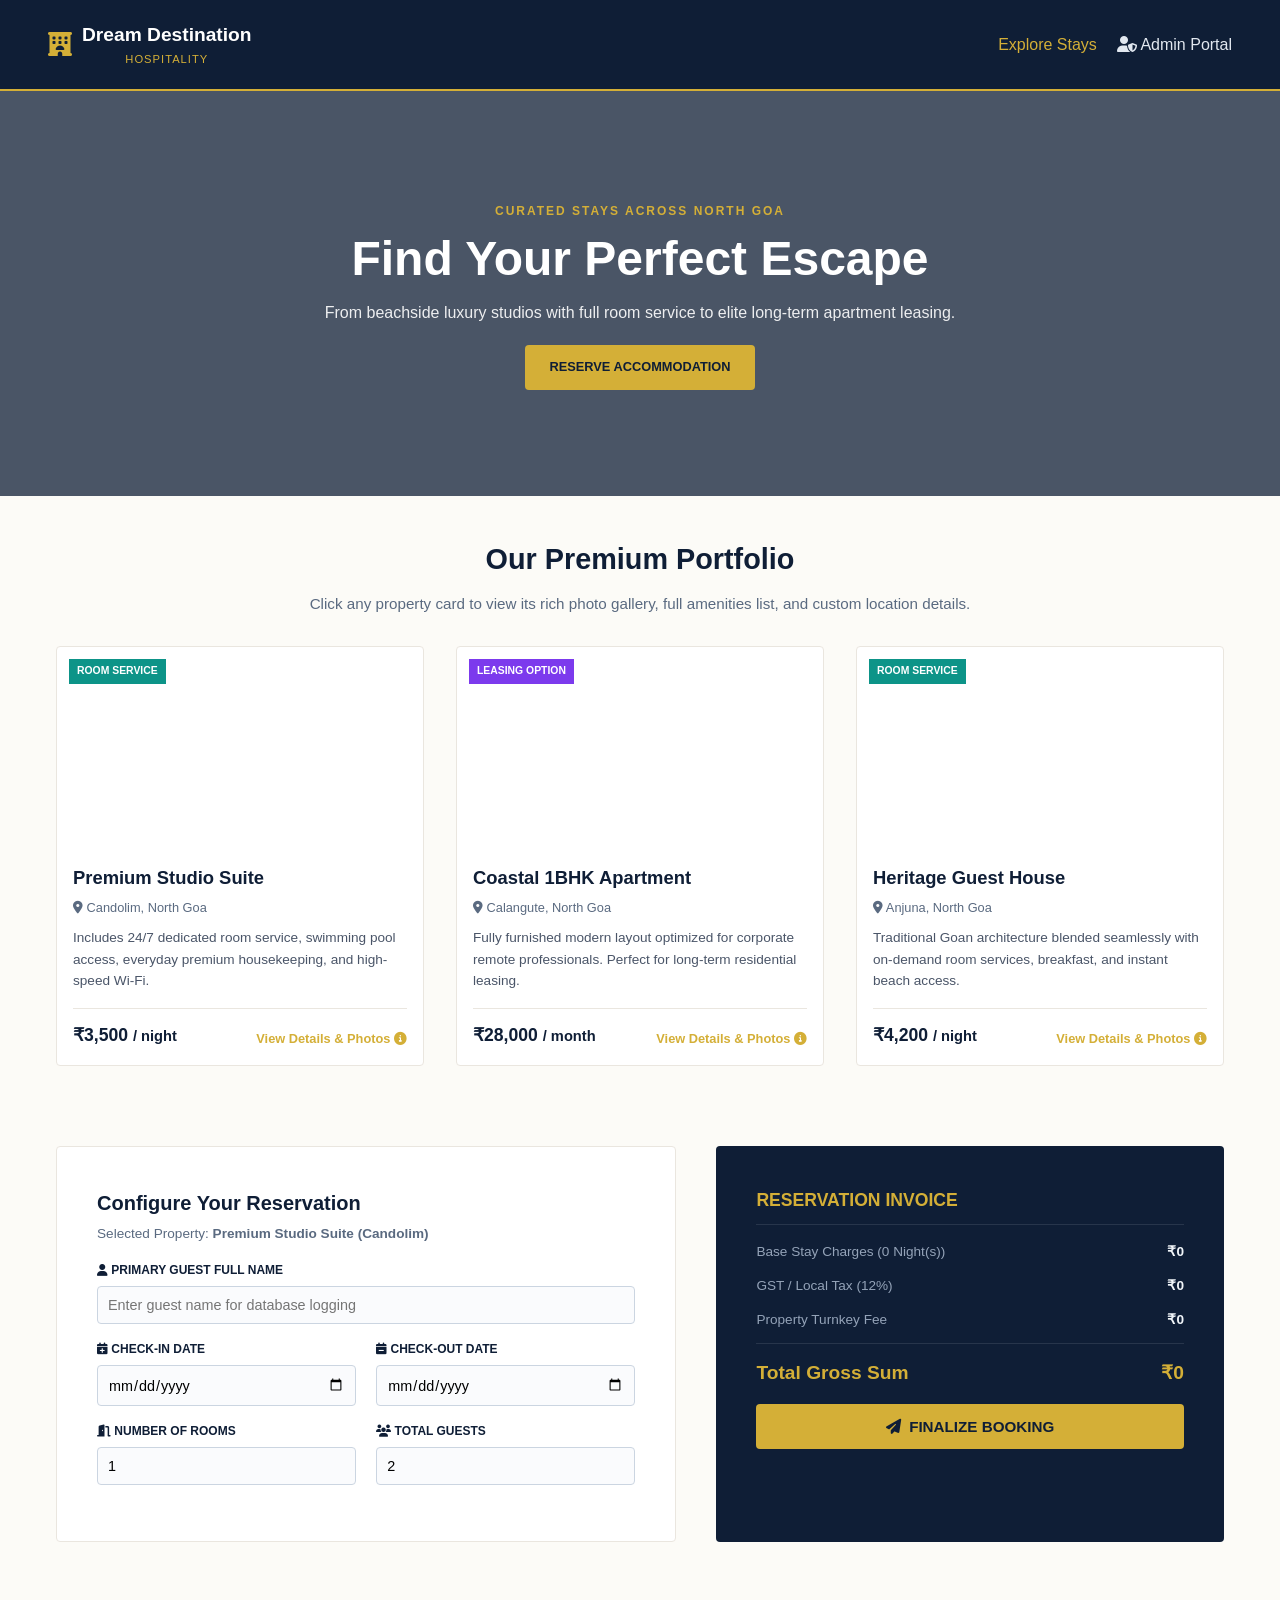
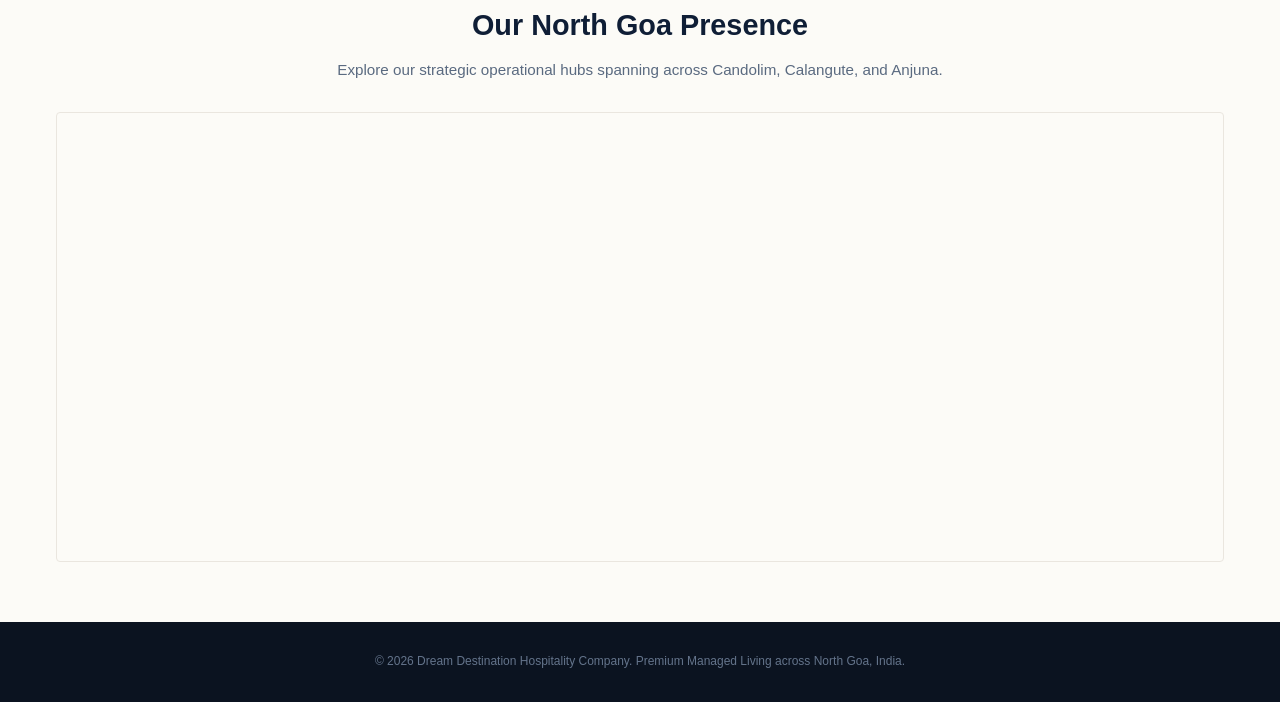
<file: index.html>
<!DOCTYPE html>
<html lang="en">
<head>
    <meta charset="UTF-8">
    <meta name="viewport" content="width=device-width, initial-scale=1.0">
    <title>Dream Destination Hospitality | Premium North Goa Accommodation</title>
    <link rel="stylesheet" href="style.css">
    <link rel="stylesheet" href="https://cdnjs.cloudflare.com/ajax/libs/font-awesome/6.4.0/css/all.min.css">
</head>
<body>
    <header>
        <div class="logo">
            <i class="fa-solid fa-hotel"></i>
            <div>
                <h1>Dream Destination</h1>
                <span class="sub-logo">Hospitality</span>
            </div>
        </div>
        <nav>
            <a href="index.html" class="active">Explore Stays</a>
            <a href="admin.html"><i class="fa-solid fa-user-shield"></i> Admin Portal</a>
        </nav>
    </header>

    <section class="hero">
        <div class="hero-overlay"></div>
        <div class="hero-content">
            <span class="hero-tagline">Curated Stays across North Goa</span>
            <h2>Find Your Perfect Escape</h2>
            <p>From beachside luxury studios with full room service to elite long-term apartment leasing.</p>
            <a href="#properties-section" class="btn-primary">Reserve Accommodation</a>
        </div>
    </section>

    <main class="container">
        <section id="properties-section" class="section">
            <div class="section-header">
                <h2>Our Premium Portfolio</h2>
                <p>Click any property card to view its rich photo gallery, full amenities list, and custom location details.</p>
            </div>
            <div class="property-showcase-grid">
                <div class="showcase-card" onclick="openPropertyGalleryModal('studio')">
                    <div class="card-img" style="background-image: url('https://images.unsplash.com/photo-1566073771259-6a8506099945?auto=format&fit=crop&w=600&q=80');">
                        <span class="card-badge service">Room Service</span>
                    </div>
                    <div class="card-details">
                        <h3>Premium Studio Suite</h3>
                        <p class="loc"><i class="fa-solid fa-location-dot"></i> Candolim, North Goa</p>
                        <p class="desc">Includes 24/7 dedicated room service, swimming pool access, everyday premium housekeeping, and high-speed Wi-Fi.</p>
                        <div class="card-pricing">
                            <span class="amt">₹3,500 <small>/ night</small></span>
                            <span class="select-action">View Details & Photos <i class="fa-solid fa-circle-info"></i></span>
                        </div>
                    </div>
                </div>
                <div class="showcase-card" onclick="openPropertyGalleryModal('apartment')">
                    <div class="card-img" style="background-image: url('https://images.unsplash.com/photo-1522771739844-6a9f6d5f14af?auto=format&fit=crop&w=600&q=80');">
                        <span class="card-badge lease">Leasing Option</span>
                    </div>
                    <div class="card-details">
                        <h3>Coastal 1BHK Apartment</h3>
                        <p class="loc"><i class="fa-solid fa-location-dot"></i> Calangute, North Goa</p>
                        <p class="desc">Fully furnished modern layout optimized for corporate remote professionals. Perfect for long-term residential leasing.</p>
                        <div class="card-pricing">
                            <span class="amt">₹28,000 <small>/ month</small></span>
                            <span class="select-action">View Details & Photos <i class="fa-solid fa-circle-info"></i></span>
                        </div>
                    </div>
                </div>
                <div class="showcase-card" onclick="openPropertyGalleryModal('guesthouse')">
                    <div class="card-img" style="background-image: url('https://images.unsplash.com/photo-1540555700478-4be289fbecef?auto=format&fit=crop&w=600&q=80');">
                        <span class="card-badge service">Room Service</span>
                    </div>
                    <div class="card-details">
                        <h3>Heritage Guest House</h3>
                        <p class="loc"><i class="fa-solid fa-location-dot"></i> Anjuna, North Goa</p>
                        <p class="desc">Traditional Goan architecture blended seamlessly with on-demand room services, breakfast, and instant beach access.</p>
                        <div class="card-pricing">
                            <span class="amt">₹4,200 <small>/ night</small></span>
                            <span class="select-action">View Details & Photos <i class="fa-solid fa-circle-info"></i></span>
                        </div>
                    </div>
                </div>
            </div>
        </section>

        <div id="dynamicPropertyModal" class="modal-layer-overlay">
            <div class="modal-content-card">
                <span class="close-modal-trigger" onclick="closePropertyGalleryModal()">&times;</span>
                <div class="modal-gallery-slider">
                    <button class="slider-arrow prev" onclick="shiftModalImage(-1)">&#10094;</button>
                    <div id="sliderImageWindow" class="slider-image-view"></div>
                    <button class="slider-arrow next" onclick="shiftModalImage(1)">&#10095;</button>
                </div>
                <div class="modal-details-body">
                    <h3 id="modalPropertyTitle">Property Title</h3>
                    <p id="modalPropertyLocation" class="modal-loc-sub"><i class="fa-solid fa-location-dot"></i> Location</p>
                    <p id="modalPropertyLongDesc" class="modal-long-description">Detailed descriptive text goes here...</p>
                    <div class="amenities-block">
                        <h4>Premium Amenities & Facilities</h4>
                        <div id="modalAmenitiesGrid" class="amenities-tag-grid"></div>
                    </div>
                    <button class="btn-primary modal-action-select" onclick="bindPropertyToBookingForm()">Select Property</button>
                </div>
            </div>
        </div>

        <section id="booking-section" class="section">
            <div class="booking-container-layout">
                <div class="booking-form-box">
                    <h3>Configure Your Reservation</h3>
                    <p class="selected-property-indicator">Selected Property: <strong id="activePropertyName">Premium Studio Suite (Candolim)</strong></p>
                    <div class="form-group">
                        <label for="guestNameInput"><i class="fa-solid fa-user"></i> Primary Guest Full Name</label>
                        <input type="text" id="guestNameInput" placeholder="Enter guest name for database logging" required>
                    </div>
                    <div class="calendar-inputs-row">
                        <div class="form-group">
                            <label for="checkInDate"><i class="fa-solid fa-calendar-plus"></i> Check-In Date</label>
                            <input type="date" id="checkInDate">
                        </div>
                        <div class="form-group">
                            <label for="checkOutDate"><i class="fa-solid fa-calendar-minus"></i> Check-Out Date</label>
                            <input type="date" id="checkOutDate">
                        </div>
                    </div>
                    <div class="calendar-inputs-row">
                        <div class="form-group">
                            <label for="roomsCount"><i class="fa-solid fa-door-open"></i> Number of Rooms</label>
                            <input type="number" id="roomsCount" value="1" min="1" max="10">
                        </div>
                        <div class="form-group">
                            <label for="guestsCount"><i class="fa-solid fa-users"></i> Total Guests</label>
                            <input type="number" id="guestsCount" value="2" min="1">
                        </div>
                    </div>
                </div>
                <div class="booking-receipt-box">
                    <h4>Reservation Invoice</h4>
                    <div class="receipt-list">
                        <div class="receipt-item">
                            <span>Base Stay Charges (<span id="calculatedDays">0 Units</span>)</span>
                            <strong id="receiptBase">₹0</strong>
                        </div>
                        <div class="receipt-item">
                            <span>GST / Local Tax (12%)</span>
                            <strong id="receiptTax">₹0</strong>
                        </div>
                        <div class="receipt-item">
                            <span>Property Turnkey Fee</span>
                            <strong id="receiptService">₹0</strong>
                        </div>
                        <div class="receipt-total-row">
                            <span>Total Gross Sum</span>
                            <strong id="receiptTotal">₹0</strong>
                        </div>
                    </div>
                    <button id="submitBookingBtn" class="btn-whatsapp-booking" onclick="executeDualBookingWorkflow()">
                        <i class="fa-solid fa-paper-plane"></i> Finalize Booking
                    </button>
                </div>
            </div>
        </section>

        <section id="map-section" class="section">
            <div class="section-header">
                <h2>Our North Goa Presence</h2>
                <p>Explore our strategic operational hubs spanning across Candolim, Calangute, and Anjuna.</p>
            </div>
            <div class="map-frame-wrapper">
                <iframe src="https://www.google.com/maps/embed?pb=!1m16!1m12!1m3!1d61502.94646543187!2d73.7315183498305!3d15.541916327375253!2m3!1f0!2f0!3f0!3m2!1i1024!2i768!4f13.1!2m1!1sCandolim%20Calangute%20Anjuna%20Goa!5e0!3m2!1sen!2sin!4v1700000000000!5m2!1sen!2sin" width="100%" height="350" style="border:0;" allowfullscreen="" loading="lazy"></iframe>
            </div>
        </section>
    </main>
    <footer>
        <p>&copy; 2026 Dream Destination Hospitality Company. Premium Managed Living across North Goa, India.</p>
    </footer>
    <script src="script.js"></script>
</body>
</html>
</file>
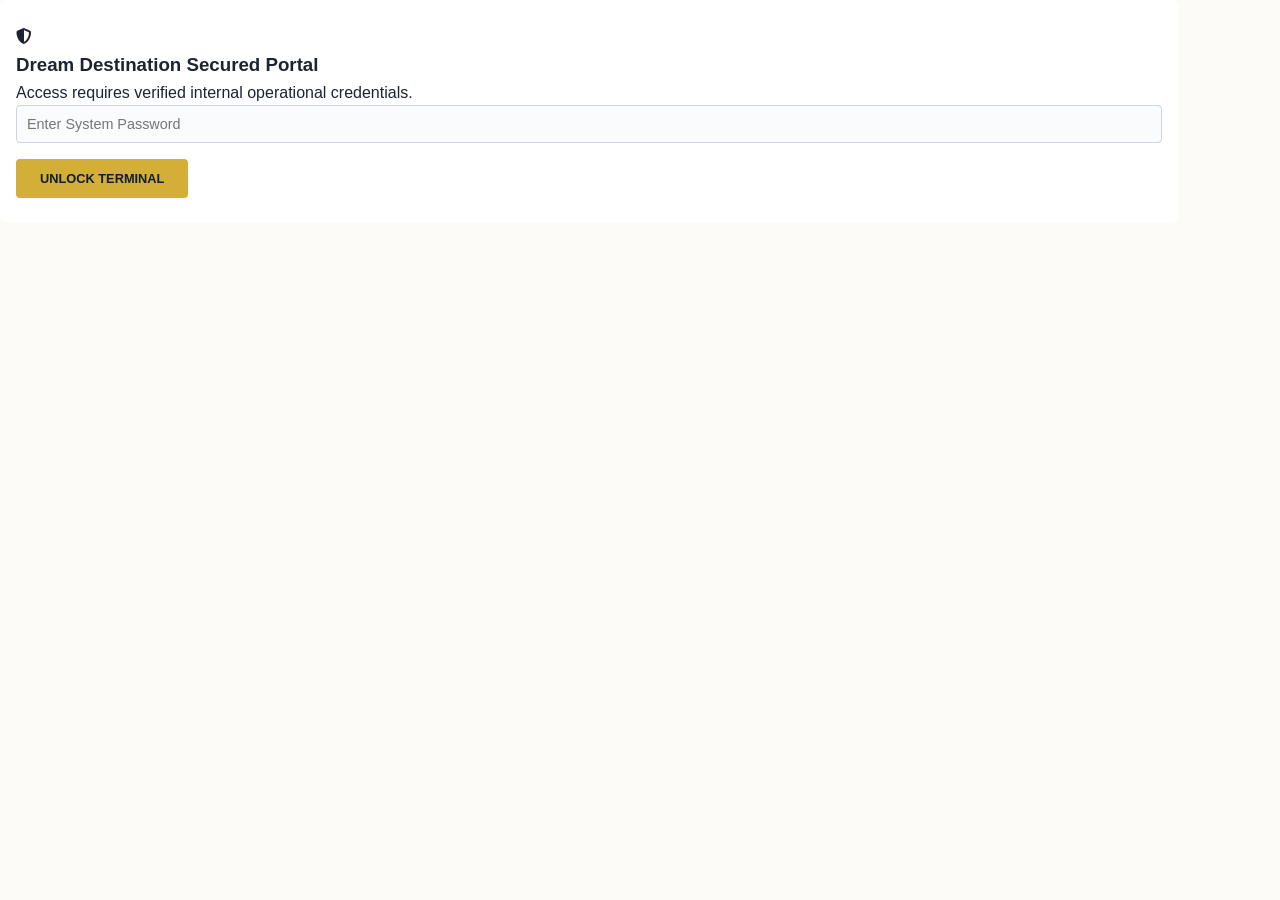
<file: admin.html>
<!DOCTYPE html>
<html lang="en">
<head>
    <meta charset="UTF-8">
    <meta name="viewport" content="width=device-width, initial-scale=1.0">
    <title>Dream Destination Hospitality | Secure Admin Console</title>
    <link rel="stylesheet" href="style.css">
    <link rel="stylesheet" href="https://cdnjs.cloudflare.com/ajax/libs/font-awesome/6.4.0/css/all.min.css">
</head>
<body>
    <div id="adminAuthLockscreen" class="auth-gate-overlay">
        <div class="auth-panel-card">
            <i class="fa-solid fa-shield-halved lock-icon"></i>
            <h3>Dream Destination Secured Portal</h3>
            <p>Access requires verified internal operational credentials.</p>
            <div class="form-group">
                <input type="password" id="adminSecretKeyField" placeholder="Enter System Password">
            </div>
            <button class="btn-primary" onclick="verifyAdminAccessGate()">Unlock Terminal</button>
            <p id="authErrorMsg" class="auth-error-hint"></p>
        </div>
    </div>

    <div id="adminProtectedContent" style="display: none;">
        <header>
            <div class="logo">
                <i class="fa-solid fa-hotel"></i>
                <div>
                    <h1>Dream Destination</h1>
                    <span class="sub-logo">Internal Administration</span>
                </div>
            </div>
            <nav>
                <a href="index.html">Explore Stays</a>
                <a href="admin.html" class="active"><i class="fa-solid fa-user-shield"></i> Admin Portal</a>
            </nav>
        </header>

        <main class="container">
            <section class="section">
                <div class="admin-dashboard-hero">
                    <div class="hero-text-block">
                        <h2>Property Operations & Housekeeping Log</h2>
                        <p>Real-time oversight of turnover statuses, client checkouts, and clean validation loops across North Goa inventories.</p>
                    </div>
                    <div class="admin-metrics-wrapper">
                        <div class="metric-block">
                            <span>Active System Rentals</span>
                            <strong>14</strong>
                        </div>
                        <div class="metric-block critical">
                            <span>Action Required Cleans</span>
                            <strong id="adminDirtyCounter">2</strong>
                        </div>
                    </div>
                </div>

                <div class="table-card-container">
                    <table class="luxury-admin-table">
                        <thead>
                            <tr>
                                <th>Room/Apartment Unit</th>
                                <th>Geographic Sector</th>
                                <th>Lease Classification</th>
                                <th>Current Housekeeping Status</th>
                                <th>Management Actions</th>
                            </tr>
                        </thead>
                        <tbody>
                            <tr id="adminUnit101">
                                <td><strong>Studio 101</strong></td>
                                <td>Candolim Central</td>
                                <td><span class="card-badge service">Short Term</span></td>
                                <td><span id="labelStatus101" class="live-status pending"><i class="fa-solid fa-hourglass-half"></i> Dirty / Pending Turnover</span></td>
                                <td><button class="action-btn-success" onclick="adminModifyHousekeeping('101')">Approve Clean</button></td>
                            </tr>
                            <tr id="adminUnit204">
                                <td><strong>Apartment 204</strong></td>
                                <td>Calangute Beach Road</td>
                                <td><span class="card-badge lease">Long Lease</span></td>
                                <td><span id="labelStatus204" class="live-status completed"><i class="fa-solid fa-check-double"></i> Ready / Active Inspected</span></td>
                                <td><button class="action-btn-danger" onclick="adminModifyHousekeeping('204')">Flag Vacated / Dirty</button></td>
                            </tr>
                            <tr id="adminUnit302">
                                <td><strong>Villa Suite 302</strong></td>
                                <td>Anjuna Coastline</td>
                                <td><span class="card-badge service">Short Term</span></td>
                                <td><span id="labelStatus302" class="live-status pending"><i class="fa-solid fa-hourglass-half"></i> Dirty / Pending Turnover</span></td>
                                <td><button class="action-btn-success" onclick="adminModifyHousekeeping('302')">Approve Clean</button></td>
                            </tr>
                        </tbody>
                    </table>
                </div>
            </section>
        </main>
        <footer>
            <p>&copy; 2026 Dream Destination Hospitality Company | Internal Secured Management Systems.</p>
        </footer>
    </div>
    <script src="script.js"></script>
</body>
</html>
</file>
<file: style.css>
:root {
    --luxury-sapphire: #0F1E36;   
    --champagne-gold: #D4AF37;   
    --champagne-hover: #AA8413;
    --ivory-white: #FCFBF7;       
    --text-primary: #1C2430;
    --text-muted: #5A6A80;
    --card-surface: #FFFFFF;
    --border-soft: #EAE6DF;
}

* { margin: 0; padding: 0; box-sizing: border-box; font-family: -apple-system, BlinkMacSystemFont, "Segoe UI", Roboto, sans-serif; }

body { background-color: var(--ivory-white); color: var(--text-primary); line-height: 1.6; -webkit-text-size-adjust: 100%; }

.container { max-width: 1200px; margin: 0 auto; padding: 0 16px; }

.section { padding: 40px 0 20px; }

.section-header { text-align: center; margin-bottom: 30px; padding: 0 10px; }
.section-header h2 { font-size: 1.8rem; color: var(--luxury-sapphire); font-weight: 700; margin-bottom: 10px; }
.section-header p { color: var(--text-muted); font-size: 0.95rem; }

header { 
    background-color: var(--luxury-sapphire); 
    color: white; 
    display: flex; 
    flex-direction: column; 
    align-items: center; 
    text-align: center;
    padding: 16px; 
    position: sticky; 
    top: 0; 
    z-index: 1000; 
    border-bottom: 2px solid var(--champagne-gold); 
    gap: 12px;
}
header .logo { display: flex; align-items: center; gap: 10px; }
header .logo i { font-size: 1.5rem; color: var(--champagne-gold); }
header .logo h1 { font-size: 1.2rem; font-weight: 700; }
header .logo .sub-logo { font-size: 0.7rem; text-transform: uppercase; color: var(--champagne-gold); letter-spacing: 1px; display: block; }
header nav { display: flex; gap: 20px; width: 100%; justify-content: center; border-top: 1px solid rgba(255,255,255,0.1); padding-top: 10px; }
header nav a { color: #E2E8F0; text-decoration: none; font-weight: 500; font-size: 0.9rem; transition: all 0.2s ease; }
header nav a:hover, header nav a.active { color: var(--champagne-gold); }

.hero { position: relative; min-height: 40vh; background: url('https://images.unsplash.com/photo-1540555700478-4be289fbecef?auto=format&fit=crop&w=1000&q=80') center center/cover no-repeat; display: flex; align-items: center; justify-content: center; text-align: center; color: white; padding: 40px 16px; }
.hero-overlay { position: absolute; top: 0; left: 0; width: 100%; height: 100%; background: rgba(15, 30, 54, 0.75); }
.hero-content { position: relative; z-index: 2; max-width: 100%; }
.hero-tagline { color: var(--champagne-gold); font-size: 0.75rem; text-transform: uppercase; letter-spacing: 2px; font-weight: 700; }
.hero h2 { font-size: 2rem; margin: 8px 0 12px; font-weight: 700; line-height: 1.2; }
.hero p { font-size: 1rem; opacity: 0.9; margin-bottom: 20px; }
.btn-primary { display: inline-block; background-color: var(--champagne-gold); color: var(--luxury-sapphire); padding: 12px 24px; font-weight: 700; text-transform: uppercase; font-size: 0.8rem; border-radius: 4px; border: none; cursor: pointer; text-decoration: none; width: 100%; text-align: center; }

.property-showcase-grid { display: grid; grid-template-columns: 1fr; gap: 24px; }
.showcase-card { background-color: var(--card-surface); border-radius: 4px; overflow: hidden; border: 1px solid var(--border-soft); cursor: pointer; }
.card-img { height: 200px; background-size: cover; background-position: center; position: relative; }
.card-badge { position: absolute; top: 12px; left: 12px; color: white; font-size: 0.65rem; font-weight: 700; padding: 4px 8px; text-transform: uppercase; }
.card-badge.service { background-color: #0d9488; }
.card-badge.lease { background-color: #7c3aed; }
.card-details { padding: 16px; }
.card-details h3 { font-size: 1.15rem; color: var(--luxury-sapphire); margin-bottom: 6px; }
.card-details .loc { color: var(--text-muted); font-size: 0.8rem; margin-bottom: 8px; }
.card-details .desc { color: #4A5568; font-size: 0.85rem; margin-bottom: 16px; }
.card-pricing { display: flex; flex-direction: column; align-items: flex-start; gap: 10px; border-top: 1px solid var(--border-soft); padding-top: 12px; }
.card-pricing .amt { font-size: 1.1rem; font-weight: 700; color: var(--luxury-sapphire); }
.card-pricing .select-action { font-size: 0.8rem; font-weight: 700; color: var(--champagne-gold); align-self: flex-end; }

.modal-layer-overlay { position: fixed; top: 0; left: 0; width: 100%; height: 100%; background: rgba(15, 30, 54, 0.85); display: none; align-items: flex-start; justify-content: center; z-index: 5000; padding: 10px; overflow-y: scroll; }
.modal-content-card { background: white; width: 100%; border-radius: 8px; overflow: hidden; position: relative; margin-top: 20px; margin-bottom: 20px; }
.close-modal-trigger { position: absolute; top: 10px; right: 15px; font-size: 1.8rem; color: white; cursor: pointer; z-index: 6000; text-shadow: 0 1px 3px rgba(0,0,0,0.8); }
.modal-gallery-slider { height: 220px; position: relative; background: #000; }
.slider-image-view { width: 100%; height: 100%; background-size: cover; background-position: center; }
.slider-arrow { position: absolute; top: 50%; transform: translateY(-50%); background: rgba(0,0,0,0.6); color: white; border: none; padding: 10px; font-size: 1rem; cursor: pointer; z-index: 5500; }
.slider-arrow.prev { left: 0; }
.slider-arrow.next { right: 0; }
.modal-details-body { padding: 20px; }
.modal-details-body h3 { font-size: 1.3rem; color: var(--luxury-sapphire); margin-bottom: 4px; }
.modal-loc-sub { color: var(--text-muted); font-size: 0.85rem; margin-bottom: 12px; }
.modal-long-description { color: #334155; font-size: 0.88rem; margin-bottom: 20px; }
.amenities-block h4 { font-size: 0.95rem; text-transform: uppercase; color: var(--luxury-sapphire); margin-bottom: 10px; padding-bottom: 4px; border-bottom: 1px solid var(--border-soft); }
.amenities-tag-grid { display: grid; grid-template-columns: 1fr 1fr; gap: 8px; margin-bottom: 20px; }
.amenity-tag { background: #F1F5F9; color: var(--luxury-sapphire); padding: 6px; border-radius: 4px; font-size: 0.78rem; font-weight: 600; border: 1px solid #E2E8F0; gap: 6px; }
.modal-action-select { width: 100%; }

.booking-container-layout { display: grid; grid-template-columns: 1fr; gap: 24px; margin-top: 20px; }
.booking-form-box { background-color: var(--card-surface); padding: 20px; border-radius: 4px; border: 1px solid var(--border-soft); }
.booking-form-box h3 { font-size: 1.25rem; color: var(--luxury-sapphire); margin-bottom: 4px; }
.selected-property-indicator { color: var(--text-muted); font-size: 0.85rem; margin-bottom: 16px; }
.calendar-inputs-row { display: grid; grid-template-columns: 1fr; gap: 12px; }
.form-group { margin-bottom: 16px; }
.form-group label { display: block; font-weight: 700; font-size: 0.75rem; text-transform: uppercase; color: var(--luxury-sapphire); margin-bottom: 6px; }
.form-group input { width: 100%; padding: 10px; border: 1px solid #CBD5E1; border-radius: 4px; font-size: 0.9rem; background-color: #FAFBFD; -webkit-appearance: none; }

.booking-receipt-box { background-color: var(--luxury-sapphire); color: white; padding: 25px 20px; border-radius: 4px; }
.booking-receipt-box h4 { font-size: 1.1rem; border-bottom: 1px solid rgba(255,255,255,0.1); padding-bottom: 10px; margin-bottom: 16px; text-transform: uppercase; color: var(--champagne-gold); }
.receipt-item { display: flex; justify-content: space-between; margin-bottom: 12px; font-size: 0.85rem; color: #94A3B8; }
.receipt-item strong { color: #F1F5F9; }
.receipt-total-row { display: flex; justify-content: space-between; border-top: 1px solid rgba(255,255,255,0.1); padding-top: 14px; margin-top: 8px; font-size: 1.2rem; font-weight: 700; color: var(--champagne-gold); }
.btn-whatsapp-booking { width: 100%; background-color: var(--champagne-gold); color: var(--luxury-sapphire); border: none; padding: 14px; font-size: 0.85rem; font-weight: 700; text-transform: uppercase; border-radius: 4px; cursor: pointer; margin-top: 16px; display: flex; align-items: center; justify-content: center; gap: 8px; }

.map-frame-wrapper { height: 260px; border: 1px solid var(--border-soft); border-radius: 4px; }
.map-frame-wrapper iframe { height: 100% !important; }

.auth-panel-card { background: white; padding: 24px 16px; border-radius: 6px; width: 92%; }
.admin-dashboard-hero { display: flex; flex-direction: column; align-items: flex-start; gap: 16px; margin-bottom: 24px; padding-bottom: 16px; border-bottom: 1px solid var(--border-soft); }
.admin-dashboard-hero h2 { font-size: 1.4rem; }
.admin-dashboard-hero p { font-size: 0.85rem; }
.admin-metrics-wrapper { display: grid; grid-template-columns: 1fr 1fr; gap: 12px; width: 100%; }
.metric-block { padding: 10px; border: 1px solid var(--border-soft); border-radius: 4px; text-align: center; background: white; }
.metric-block span { font-size: 0.65rem; color: var(--text-muted); display: block; }
.metric-block strong { font-size: 1.2rem; color: var(--luxury-sapphire); }

.table-card-container { width: 100%; overflow-x: auto; background-color: var(--card-surface); border: 1px solid var(--border-soft); border-radius: 4px; -webkit-overflow-scrolling: touch; }
.luxury-admin-table { width: 100%; border-collapse: collapse; }
.luxury-admin-table th, .luxury-admin-table td { padding: 12px; font-size: 0.8rem; white-space: nowrap; }

footer { background-color: #0B1320; color: #64748B; text-align: center; padding: 30px 16px; margin-top: 40px; font-size: 0.75rem; }

@media (min-width: 768px) {
    header { flex-direction: row; justify-content: space-between; padding: 20px 48px; gap: 0; }
    header nav { width: auto; border-top: none; padding-top: 0; }
    header nav a { font-size: 1rem; }
    .hero { min-height: 45vh; padding: 0 24px; }
    .hero h2 { font-size: 3rem; }
    .btn-primary { width: auto; }
    .property-showcase-grid { grid-template-columns: repeat(auto-fit, minmax(320px, 1fr)); gap: 32px; }
    .card-pricing { flex-direction: row; justify-content: space-between; align-items: center; }
    .modal-layer-overlay { align-items: center; padding: 20px; }
    .modal-content-card { max-width: 750px; }
    .modal-gallery-slider { height: 350px; }
    .modal-details-body { padding: 35px; }
    .modal-details-body h3 { font-size: 1.8rem; }
    .modal-long-description { font-size: 1rem; }
    .amenities-tag-grid { flex-wrap: wrap; display: flex; gap: 10px; }
    .amenity-tag { width: auto; font-size: 0.88rem; padding: 6px 14px; }
    .booking-container-layout { grid-template-columns: 1.1fr 0.9fr; gap: 40px; }
    .booking-form-box { padding: 40px; }
    .calendar-inputs-row { grid-template-columns: 1fr 1fr; gap: 20px; }
    .booking-receipt-box { padding: 40px; }
    .btn-whatsapp-booking { font-size: 0.95rem; }
    .map-frame-wrapper { height: 450px; }
    .admin-dashboard-hero { flex-direction: row; justify-content: space-between; align-items: center; }
    .admin-metrics-wrapper { display: flex; width: auto; }
    .luxury-admin-table th, .luxury-admin-table td { padding: 16px 20px; font-size: 0.9rem; }
}
</file>
